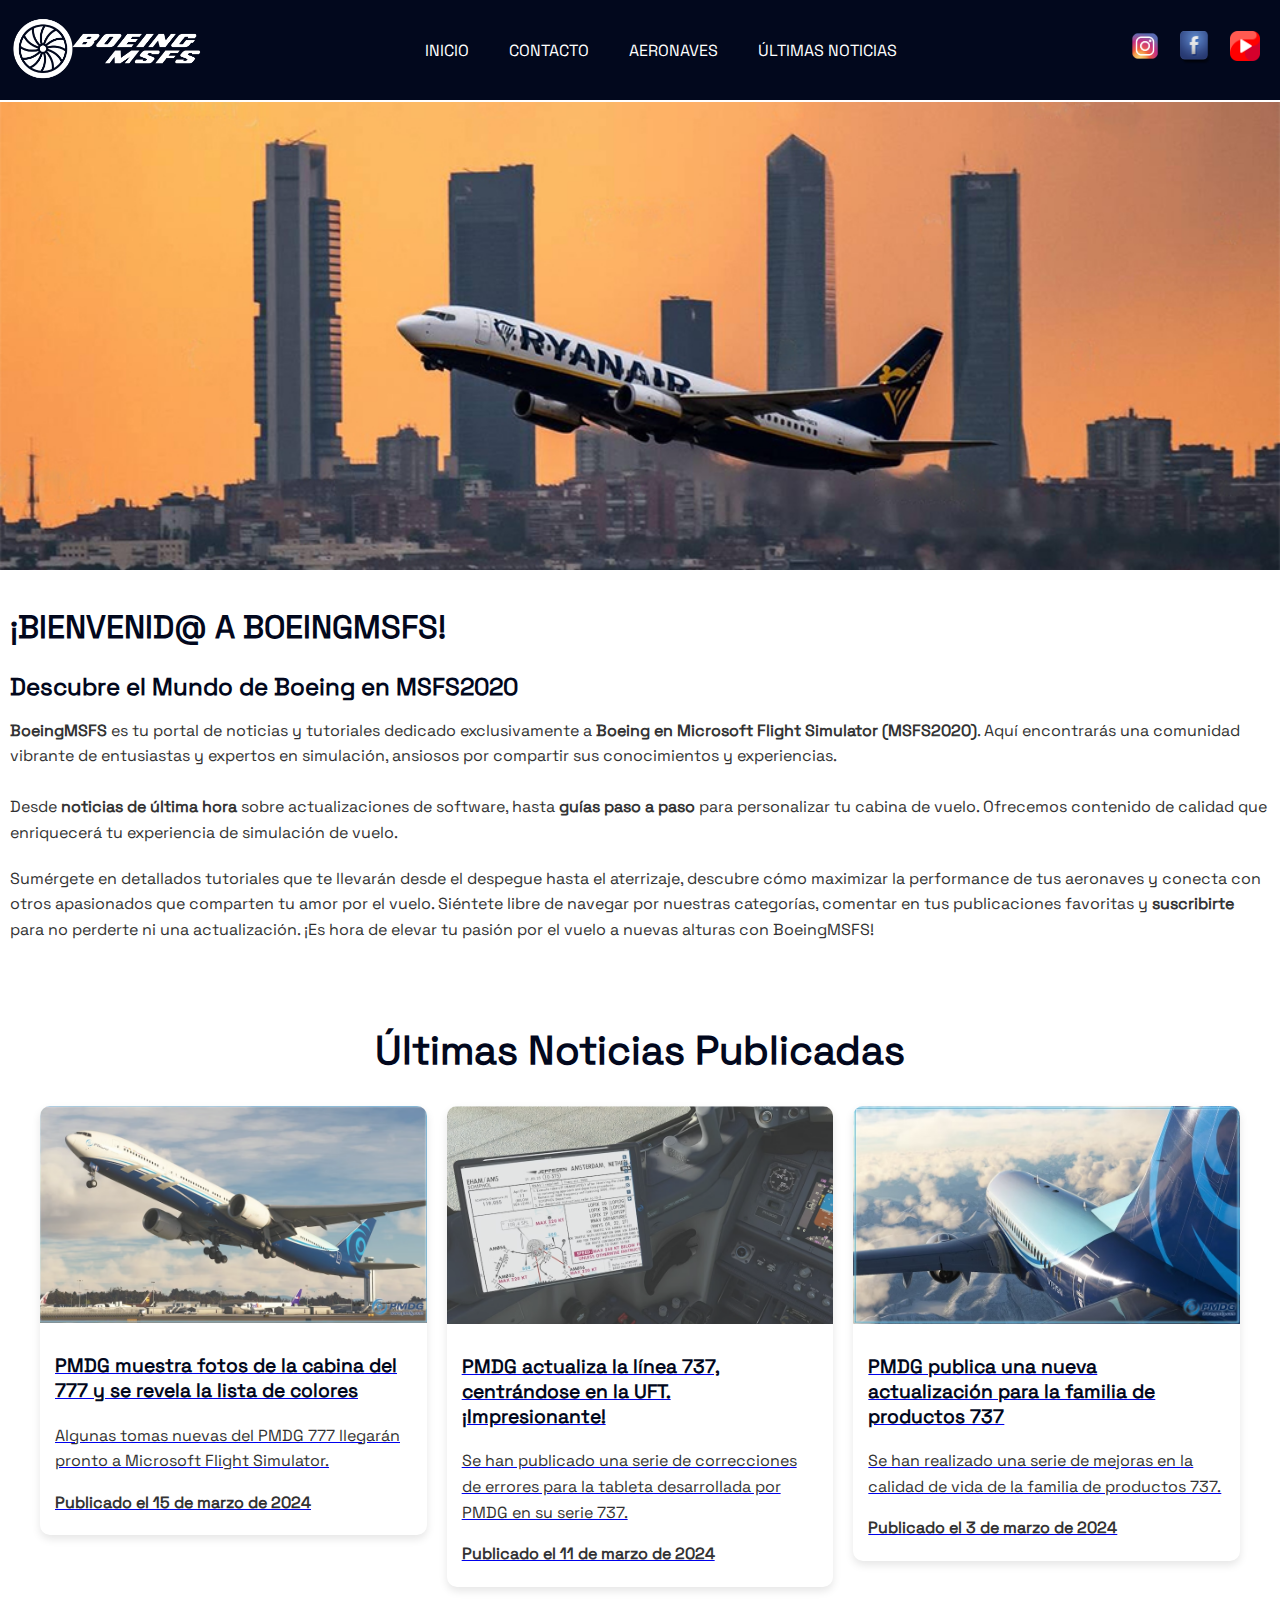
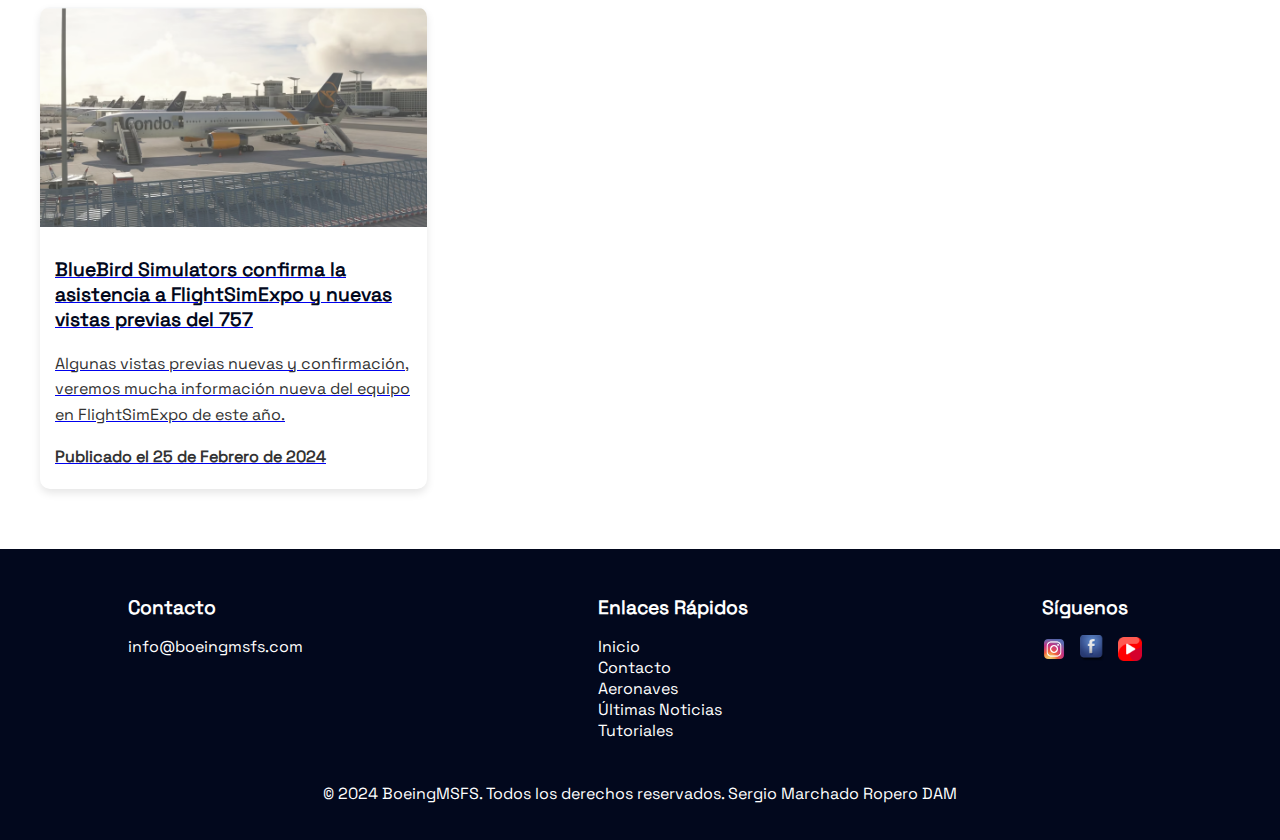
<file: index.html>
<!DOCTYPE html>
<html lang="es">
<head>
    <meta charset="UTF-8">
    <meta name="viewport" content="width=device-width, initial-scale=1.0">
    <meta name="description" content="Noticias sobre Boeing en MSFS">
    <title> BoeingMSFS</title>
    <link rel="stylesheet" href="CSS/estilos.css">
    <link rel="icon" type="image/png" href="imagenes/favicon.png"/>
</head>
<!---------------------------------------------EMPIEZA EL BODY AQUI-------------------------------------->
<body>
    <!-----------------------HEADER Y MENÚ------------------------------>
    <header>
        <h1>BOEING MICROSOFT FLIGHT SIMULATOR</h1>
        <nav>
            <div class="logo"></div>
            <div class="menu-items">
                <a href="index.html">INICIO</a>
                <a href="Contacto/contacto.html">CONTACTO</a>
                <a href="Aeronaves/aeronaves.html">AERONAVES</a>
                <a href="UltimasNoticias/ultimasnoticias.html">ÚLTIMAS NOTICIAS</a>
            </div>
            <div class="social-icons">
                <a href="https://www.instagram.com/yeyi_mr/"><img src="imagenes/iconoinstagram.png" alt="Instagram"></a>
            <a href="https://facebook.com"><img src="imagenes/iconofacebook.png" alt="Facebook"></a>
            <a href="https://www.youtube.com/watch?v=0NjFz0PPmNc"><img src="imagenes/youtube.png" alt="YouTube"></a>
            </div>
        </nav>
    </header>
        <!----------------------------IMAGEN DEL AVIÓN---------------------------------------------->
    
    <div class="bg-image">
        <img src="imagenes/ryanair2.png" alt="Banner">
    </div> <!--Imagen de fondo-->
        <!----------------------------------------BIENVENIDA---------------------------------------->
    <section class="content">
        <h2>¡BIENVENID@ A BOEINGMSFS!</h2>
        <h3>Descubre el Mundo de Boeing en MSFS2020</h3>
        <p>
            <strong>BoeingMSFS</strong> es tu portal de noticias y tutoriales dedicado exclusivamente a <strong>Boeing en Microsoft Flight Simulator (MSFS2020)</strong>. 
            Aquí encontrarás una comunidad vibrante de entusiastas y expertos en simulación, ansiosos por compartir sus conocimientos y experiencias.<br></br>
            
            Desde <strong>noticias de última hora</strong> sobre actualizaciones de software, hasta <strong>guías paso a paso</strong> para personalizar tu cabina de vuelo. 
            Ofrecemos contenido de calidad que enriquecerá tu experiencia de simulación de vuelo.
        </p>
        <p>
            Sumérgete en detallados tutoriales que te llevarán desde el despegue hasta el aterrizaje, descubre cómo maximizar la performance de 
            tus aeronaves y conecta con otros apasionados que comparten tu amor por el vuelo. Siéntete libre de navegar por nuestras categorías, 
            comentar en tus publicaciones favoritas y <strong>suscribirte </strong>para no perderte ni una actualización. ¡Es hora de elevar tu pasión por el vuelo 
            a nuevas alturas con BoeingMSFS!
        </p>
    </section>
        <!------------------------------------ÚLTIMOS ARTÍCULOS--------------------------------------->
    <section class="article-section">
        <h2>Últimas Noticias Publicadas</h2>

        <div class="article-grid">
            <!-- Artículo 1 -->
            <a href="https://fselite.net/content/pmdg-previews-first-cockpit-images-of-the-777-for-msfs/" target="_blank" class="article-card-link">
                <article class="article-card">
                    <img src="imagenes/articulo1.png" alt="PMDG muestra fotos de su B777">
                    <div class="article-content">
                        <h3>PMDG muestra fotos de la cabina del 777 y se revela la lista de colores</h3>
                        <p>Algunas tomas nuevas del PMDG 777 llegarán pronto a Microsoft Flight Simulator.</p>
                        <p class="article-date"><strong>Publicado el 15 de marzo de 2024</strong></p>
                    </div>
                </article>
            </a>
            <!-- Artículo 2 -->
            <a href="https://fselite.net/content/pmdg-updates-737-line-focusing-on-the-uft/" target="_blank" class="article-card-link">
                <article class="article-card">
                    <img src="imagenes/articulo2.png" alt="Descripción del Artículo 2">
                    <div class="article-content">
                        <h3>PMDG actualiza la línea 737, centrándose en la UFT. ¡Impresionante!</h3>
                        <p>Se han publicado una serie de correcciones de errores para la tableta desarrollada por PMDG en su serie 737.</p>
                        <p class="article-date"><strong>Publicado el 11 de marzo de 2024</strong></p>
                    </div>
                </article>
            </a>
            <!-- Artículo 3 -->
            <a href="https://fselite.net/content/pmdg-issues-new-update-for-737-family-of-products/" target="_blank" class="article-card-link">
                <article class="article-card">
                    <img src="imagenes/articulo3.png" alt="Descripción del Artículo 3">
                    <div class="article-content">
                        <h3>PMDG publica una nueva actualización para la familia de productos 737</h3>
                        <p>Se han realizado una serie de mejoras en la calidad de vida de la familia de productos 737.</p>
                        <p class="article-date"><strong>Publicado el 3 de marzo de 2024</strong></p>
                    </div>
                </article>
            </a> 

            <!-- Artículo 4  -->
            <a href="https://fselite.net/content/bluebird-simulations-will-have-a-presence-at-flightsimexpo-2024-new-previews-of-the-757/" target="_blank" class="article-card-link">
                <article class="article-card">
                    <img src="imagenes/articulo 4.png" alt="Descripción del Artículo 4">
                    <div class="article-content">
                        <h3>BlueBird Simulators confirma la asistencia a FlightSimExpo y nuevas vistas previas del 757</h3>
                    <p>Algunas vistas previas nuevas y confirmación, veremos mucha información nueva del equipo en FlightSimExpo de este año.</p>
                    <p class="article-date"><strong>Publicado el 25 de Febrero de 2024</strong></p>
                    </div>
                </article>
            </a> 
        </div>
    </section>
</body>
<!---------------------------------------------EMPIEZA EL FOOTER AQUI-------------------------------------->
<footer class="site-footer">
    <div class="footer-content">
        <section class="footer-section">
            <h4>Contacto</h4>
            <p>info@boeingmsfs.com</p>
        </section>
        
        <section class="footer-section">
            <h4>Enlaces Rápidos</h4>
            <ul>
                <li><a href="index.html">Inicio</a></li>
                <li><a href="Contacto/contacto.html">Contacto</a></li>
                <li><a href="Aeronaves/aeronaves.html">Aeronaves</a></li>
                <li><a href="UltimasNoticias/ultimasnoticias.html">Últimas Noticias</a></li>
                <li><a href="tutoriales.html">Tutoriales</a></li>
            </ul>
        </section>
        
        <section class="footer-section">
            <h4>Síguenos</h4>
            <a href="https://www.instagram.com/yeyi_mr/"><img src="imagenes/iconoinstagram.png" alt="Instagram"></a>
            <a href="https://facebook.com"><img src="imagenes/iconofacebook.png" alt="Facebook"></a>
            <a href="https://www.youtube.com/watch?v=0NjFz0PPmNc"><img src="imagenes/youtube.png" alt="YouTube"></a>
        </section>
    </div>
    
    <div class="footer-bottom">
        <p>© 2024 BoeingMSFS. Todos los derechos reservados. Sergio Marchado Ropero DAM</p>
    </div>
</footer>


</html>
</file>
<file: CSS/estilos.css>
/* -----------------------------------CARGA DE LAS FUENTES DESCARGADAS--------------------------------- */
@font-face {
    font-family: 'SpaceGrotesk';
    src: url('../fuentes/SpaceGrotesk-Regular.ttf') format('truetype');
    font-weight: normal;
    font-style: normal;
}
html, body {
    margin: 0;
    padding: 0;
}

body {
    font-family: 'SpaceGrotesk', sans-serif;
    padding-top: 90px;
}
/* -----------------------------------HEADER MENÚ-------------------------------------------- */

header {
    display: flex;
    align-items: center;
    justify-content: space-between;
    background-color: #02081D;
    color: #ffffff;
    padding: 10px;
    height: 80px;
    width: 100%;
    position: fixed;
    top:0;
    left:0;
    z-index: 1000;
    border-bottom: 2px solid white;
}

header h1 {
    position: absolute;
    width: 1px;
    height: 1px;
    margin: -1px;
    padding: 0;
    overflow: hidden;
    clip: rect(0, 0, 0, 0);
    border: 0;
}
.logo {
    background: url('../imagenes/logoblanco.png') no-repeat center center;
    background-size: contain;
    flex-shrink: 0; /* Previene que el logo se reduzca */
    width: 15%; /* O el tamaño que prefieras para el logo */
    height: 150px; /* Ajusta a la altura del header */
}


nav {
    display: flex;
    align-items: center;
    width: 100%;
    justify-content: center; /* Distribuye el espacio entre los elementos */
}

.menu-items {
    display: flex;
    justify-content: center;
    flex-grow: 1; /* Esto permite que el menú crezca y ocupe el espacio disponible */
    gap: 20px; /* Añade espacio entre los elementos del menú si es necesario */
}

.social-icons {
    display: flex;
    margin-right: 20px;
}

nav a {
    color: white;
    text-decoration: none;
    padding: 10px;
    transition: background-color 0.3s ease;
}
nav a, .social-icons a {
    color: white;
    text-decoration: none;
    padding: 10px;
    transition: background-color 0.3s ease;
}

nav a:hover {
    background-color: #ffffff;
    color: #02081D;
}

nav a img {
    width: 30px; /* Tamaño fijo para los iconos de redes sociales */
    height: auto;
}

/*-----------------------------------------IMAGEN DEL AVIÓN----------------------------------------------------*/

.bg-image {
    width: 100vw; /* Contenedor de la imagen = ancho de la ventana del navegador */
    overflow: hidden; /* Esto oculta cualquier contenido que exceda el tamaño del contenedor */
    position: relative; 
}
.bg-image img {
    width: 100%;
    height: auto;
    display: block; /* Esto elimina cualquier espacio adicional debajo de la imagen */
}

/* Media queries para responsividad */
@media (min-width: 1200px) {
    nav a {
        font-size: 16px; /* Tamaño de fuente para pantallas grandes */
    }
}

@media (max-width: 768px) {
    .logo {
        width: 200px; /* Tamaño del logo más pequeño para pantallas más pequeñas */
    }

    nav a {
        font-size: 12px; /* Tamaño de fuente más pequeño para pantallas más pequeñas */
    }

    nav a img {
        width: 25px; /* Tamaño de iconos más pequeño para pantallas más pequeñas */
    }
}

@media (max-width: 480px) {
    header {
        padding: 5px; /* Menos padding para pantallas muy pequeñas */
        height: 60px; /* Altura más pequeña para el header */
    }

    .menu-items {
        display: block;
    }

    .social-icons {
        margin-top: 10px;
        justify-content: flex-end;
    }
}
/*-----------------------------------------CONTENIDO PRINCIPAL----------------------------------------------------*/
.content {
    max-width: 2000px; /* Ancho. Se puede aumentar si se desea que el texto ocupe más espacio */
    margin: 0 auto; /* Centra la sección en la página */
    padding: 10px 10px; /* Aumenta el padding horizontal*/
    font-family: 'SpaceGrotesk', sans-serif;
}

.content h2 {
    color: #02081D;
    margin-bottom: 10px; /* Espacio debajo del título */
    font-size: 2rem; /* Tamaño grande para el título */
}

.content h3 {
    color: #02081D;
    margin-bottom: 10px;
    font-size: 1.5rem; /* Tamaño más pequeño para el subtítulo */
}

.content p {
    color: #333333;
    line-height: 1.6; /* Espacio vertical entre líneas de texto */
    margin-bottom: 20px; /* Espacio debajo del párrafo */
}
@media (max-width: 1200px) {
    .content {
        padding: 20px 30px; /* Menos padding para pantallas más pequeñas */
    }
    .content h2, .content h3 {
        font-size: 1.75rem; /* Reduce el tamaño del texto para h2 y h3 en pantallas más pequeñas */
    }
}

@media (max-width: 768px) {
    .content {
        padding: 15px 20px; /* Aún menos padding para pantallas más pequeñas */
    }
    .content h2, .content h3 {
        font-size: 1.5rem; /* Tamaño más pequeño para h2 y h3 en dispositivos móviles */
    }
    .content p {
        font-size: 1rem; /* Reduce el tamaño de la fuente para el párrafo en dispositivos móviles */
    }
}

@media (max-width: 480px) {
    .content {
        padding: 10px 15px; /* Menos espacio alrededor para dispositivos muy pequeños */
    }
    .content h2, .content h3 {
        font-size: 1.25rem; /* Tamaño más pequeño para h2 y h3 en dispositivos muy pequeños */
    }
    .content p {
        font-size: 0.9rem; /* Tamaño de fuente más pequeño para párrafos en dispositivos muy pequeños */
    }
    
}
/*-----------------------------------------ARTÍCULOS----------------------------------------------------*/
.article-section {
    max-width: 1200px;
    margin: 0 auto;
    padding: 20px;
    font-family: 'SpaceGrotesk', sans-serif;
}

.article-section h2 {
    text-align: center;
    color: #02081D;
    margin-bottom: 30px;
    font-size: 2.5rem;
}

.article-grid {
    display: grid;
    grid-template-columns: repeat(4, 1fr); /* 4 columnas para pantallas grandes */
    gap: 20px; /* Espacio entre las tarjetas */
    margin-bottom: 40px;
}


.article-card {
    background: #ffffff;
    border-radius: 10px; /* Bordes redondeados para las tarjetas */
    box-shadow: 0 4px 8px rgba(0, 0, 0, 0.1); /* Sombra suave para un efecto elevado */
    overflow: hidden; /* Asegura que todo dentro de .article-card respete los bordes redondeados */
    transition: transform 0.3s ease; /* Efecto suave al pasar el mouse sobre la tarjeta */
}

.article-card:hover {
    transform: translateY(-5px); /* Levanta ligeramente la tarjeta al pasar el mouse */
}

.article-card img {
    width: 100%;
    height: auto; /* Asegura que la imagen cubra el ancho de la tarjeta */
    object-fit: cover; /* Asegura que la imagen cubra el espacio disponible sin distorsionarse */
}

.article-content {
    padding: 15px;
}

.article-content h3 {
    margin-top: 10px;
    font-size: 1.2rem;
    color: #02081D;
}

.article-content p {
    color: #333;
    font-size: 1rem;
    line-height: 1.6;
    margin-top: 10px;
}
.article-date {
    font-size: 0.2rem; /* Un tamaño más pequeño para la fecha */
    color: #555; /* Un color más suave que el del cuerpo del texto */
    margin-bottom: 5px; /* Espacio antes del resumen del artículo */
}
@media (max-width: 1500px) { /* Ajusta el número para cuando quieras cambiar a 3 columnas */
    .article-grid {
        grid-template-columns: repeat(3, 1fr);
    }
}

@media (max-width: 1100px) { /* Ajusta el número para cuando quieras cambiar a 2 columnas */
    .article-grid {
        grid-template-columns: repeat(2, 1fr);
    }
}

@media (max-width: 700px) { /* Ajusta el número para cuando quieras cambiar a 1 columna */
    .article-grid {
        grid-template-columns: 1fr;
    }
}

/*-----------------------------------------FOOTER----------------------------------------------------*/
.site-footer {
    background-color: #02081D;
    color: white;
    padding: 20px 0;
    font-family: 'SpaceGrotesk', sans-serif;
}

.footer-content {
    display: flex;
    justify-content: space-between;
    align-items: flex-start;
    padding: 0 10%;
}

.footer-section h4 {
    font-size: 1.2rem;
    margin-bottom: 15px;
}

.footer-section p,
.footer-section ul,
.footer-section li {
    font-size: 1rem;
    list-style: none;
    padding: 0;
}

.footer-section ul {
    padding-left: 0;
}

.footer-section li a {
    color: white;
    text-decoration: none;
    transition: color 0.3s ease;
}

.footer-section li a:hover {
    color: #FFD700; /* Cambia al color que prefieras */
}

.footer-bottom {
    text-align: center;
    padding-top: 10px;
}

.footer-section a img {
    width: 24px; /* Ajusta según el tamaño deseado */
    height: auto;
    margin-right: 10px;
}

@media (max-width: 768px) {
    .footer-content {
        flex-direction: column;
        align-items: center;
    }
    
    .footer-section {
        margin-bottom: 20px;
    }
}
</file>
